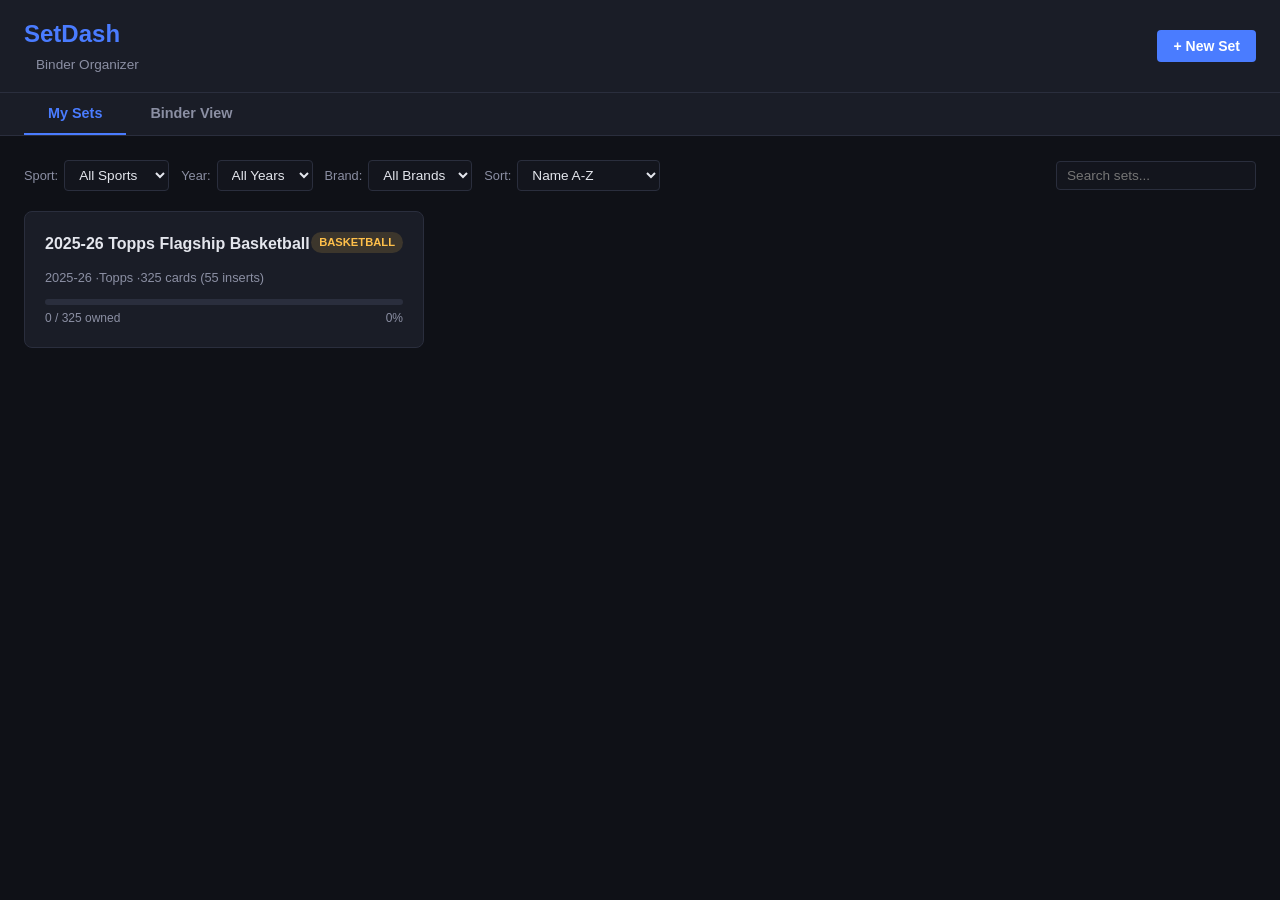
<file: index.html>
<!DOCTYPE html>
<html lang="en">
<head>
    <meta charset="UTF-8">
    <meta name="viewport" content="width=device-width, initial-scale=1.0">
    <title>SetDash - Sports Card Set Tracker</title>
    <link rel="stylesheet" href="styles.css">
    <link rel="manifest" href="manifest.json">
    <meta name="theme-color" content="#4a7cff">
    <meta name="apple-mobile-web-app-capable" content="yes">
    <meta name="apple-mobile-web-app-status-bar-style" content="black-translucent">
    <meta name="apple-mobile-web-app-title" content="SetDash">
    <link rel="apple-touch-icon" href="icons/icon-192.png">
    <link rel="icon" type="image/png" href="icons/icon-192.png">
</head>
<body>
    <header>
        <div class="header-left">
            <h1>SetDash</h1>
            <span class="tagline">Binder Organizer</span>
        </div>
        <div class="header-right">
            <button id="btn-install" class="btn btn-secondary hidden">Install App</button>
            <button id="btn-new-set" class="btn btn-primary">+ New Set</button>
        </div>
    </header>

    <nav class="tabs">
        <button class="tab active" data-tab="my-sets">My Sets</button>
        <button class="tab" data-tab="binder-view">Binder View</button>
    </nav>

    <!-- MY SETS TAB -->
    <main id="tab-my-sets" class="tab-content active">
        <div class="sets-toolbar">
            <div class="filter-group">
                <label>Sport:</label>
                <select id="filter-sport">
                    <option value="all">All Sports</option>
                    <option value="basketball">Basketball</option>
                    <option value="baseball">Baseball</option>
                    <option value="football">Football</option>
                    <option value="hockey">Hockey</option>
                    <option value="soccer">Soccer</option>
                </select>
            </div>
            <div class="filter-group">
                <label>Year:</label>
                <select id="filter-year">
                    <option value="all">All Years</option>
                </select>
            </div>
            <div class="filter-group">
                <label>Brand:</label>
                <select id="filter-brand">
                    <option value="all">All Brands</option>
                </select>
            </div>
            <div class="filter-group">
                <label>Sort:</label>
                <select id="sort-sets">
                    <option value="name-asc">Name A-Z</option>
                    <option value="name-desc">Name Z-A</option>
                    <option value="year-desc">Year (Newest)</option>
                    <option value="year-asc">Year (Oldest)</option>
                    <option value="progress-desc">Progress (Most)</option>
                    <option value="progress-asc">Progress (Least)</option>
                    <option value="sport">Sport</option>
                </select>
            </div>
            <div class="search-group">
                <input type="text" id="search-sets" placeholder="Search sets...">
            </div>
        </div>

        <div id="sets-grid" class="sets-grid">
            <!-- Set cards rendered here -->
        </div>
    </main>

    <!-- BINDER VIEW TAB -->
    <main id="tab-binder-view" class="tab-content">
        <div class="binder-toolbar">
            <div class="filter-group">
                <label>Set:</label>
                <select id="binder-set-select">
                    <option value="">-- Select a Set --</option>
                </select>
            </div>
            <div class="filter-group">
                <label>Subset:</label>
                <select id="binder-subset-select">
                    <option value="all">All (Base + Inserts)</option>
                    <option value="base">Base Only</option>
                </select>
            </div>
            <div class="filter-group">
                <label>Organize by:</label>
                <select id="binder-sort">
                    <option value="number">Card #</option>
                    <option value="last-name">Last Name</option>
                    <option value="team">Team</option>
                </select>
            </div>
            <div class="filter-group">
                <label>Show:</label>
                <select id="binder-show">
                    <option value="all">All Cards</option>
                    <option value="owned">Owned Only</option>
                    <option value="needed">Needed Only</option>
                </select>
            </div>
            <div class="binder-stats" id="binder-stats"></div>
        </div>

        <div id="binder-pages" class="binder-pages">
            <!-- 9x9 binder pages rendered here -->
        </div>
    </main>

    <!-- NEW SET MODAL -->
    <div id="modal-new-set" class="modal hidden">
        <div class="modal-overlay"></div>
        <div class="modal-content">
            <div class="modal-header">
                <h2>Create New Set</h2>
                <button class="modal-close">&times;</button>
            </div>
            <div class="modal-body">
                <div class="form-row">
                    <label>Set Name</label>
                    <input type="text" id="new-set-name" placeholder="e.g. 2025-26 Topps Flagship Basketball">
                </div>
                <div class="form-row two-col">
                    <div>
                        <label>Sport</label>
                        <select id="new-set-sport">
                            <option value="basketball">Basketball</option>
                            <option value="baseball">Baseball</option>
                            <option value="football">Football</option>
                            <option value="hockey">Hockey</option>
                            <option value="soccer">Soccer</option>
                        </select>
                    </div>
                    <div>
                        <label>Year</label>
                        <input type="text" id="new-set-year" placeholder="e.g. 2025-26">
                    </div>
                </div>
                <div class="form-row">
                    <label>Brand</label>
                    <input type="text" id="new-set-brand" placeholder="e.g. Topps">
                </div>
                <div class="form-row">
                    <label>Import from Excel, CSV, or Beckett Checklist</label>
                    <div class="csv-upload-area" id="csv-upload-area">
                        <input type="file" id="csv-file" accept=".csv,.txt,.xlsx,.xls" hidden>
                        <p>Drag & drop a file here or <button class="btn-link" id="btn-browse-csv">browse</button></p>
                        <span class="csv-filename" id="csv-filename"></span>
                    </div>
                </div>
                <div class="form-row">
                    <label>Or paste checklist / CSV data</label>
                    <textarea id="csv-paste" rows="6" placeholder="Paste a Beckett checklist or CSV data here...&#10;e.g. 1 Jayson Tatum Boston Celtics 2 Jaylen Brown Boston Celtics...&#10;or: Card #, Player, Team, Subset/Insert..."></textarea>
                </div>
                <div id="csv-preview" class="csv-preview hidden">
                    <h3>Preview (<span id="csv-count">0</span> cards)</h3>
                    <div class="csv-preview-table-wrap">
                        <table id="csv-preview-table">
                            <thead></thead>
                            <tbody></tbody>
                        </table>
                    </div>
                </div>
            </div>
            <div class="modal-footer">
                <button class="btn btn-secondary" id="btn-cancel-set">Cancel</button>
                <button class="btn btn-primary" id="btn-create-set">Create Set</button>
            </div>
        </div>
    </div>

    <!-- SET DETAIL MODAL -->
    <div id="modal-set-detail" class="modal hidden">
        <div class="modal-overlay"></div>
        <div class="modal-content modal-large">
            <div class="modal-header">
                <h2 id="detail-set-name"></h2>
                <button class="modal-close">&times;</button>
            </div>
            <div class="modal-body">
                <div class="detail-toolbar">
                    <div class="detail-stats" id="detail-stats"></div>
                    <div class="detail-actions">
                        <div class="filter-group">
                            <label>Subset:</label>
                            <select id="detail-subset-filter">
                                <option value="all">All</option>
                                <option value="base">Base Only</option>
                            </select>
                        </div>
                        <div class="filter-group">
                            <label>Show:</label>
                            <select id="detail-show-filter">
                                <option value="all">All</option>
                                <option value="owned">Owned</option>
                                <option value="needed">Needed</option>
                            </select>
                        </div>
                        <input type="text" id="detail-search" placeholder="Search cards...">
                        <button class="btn btn-small btn-secondary" id="btn-add-cards">+ Add Cards</button>
                        <button class="btn btn-small btn-secondary" id="btn-import-more">Import CSV</button>
                        <button class="btn btn-small btn-danger" id="btn-delete-set">Delete Set</button>
                    </div>
                </div>
                <div class="detail-progress-bar">
                    <div class="progress-fill" id="detail-progress-fill"></div>
                </div>
                <table class="card-table" id="detail-card-table">
                    <thead>
                        <tr>
                            <th class="col-check"><input type="checkbox" id="detail-select-all"></th>
                            <th class="col-num sortable" data-sort="number">Card #</th>
                            <th class="col-player sortable" data-sort="player">Player</th>
                            <th class="col-team sortable" data-sort="team">Team</th>
                            <th class="col-subset sortable" data-sort="subset">Subset</th>
                            <th class="col-owned">Owned</th>
                            <th class="col-picked-up">Picked Up</th>
                        </tr>
                    </thead>
                    <tbody id="detail-card-tbody"></tbody>
                </table>
            </div>
            <div class="modal-footer">
                <button class="btn btn-secondary" id="btn-binder-view-set">View in Binder</button>
                <button class="btn btn-primary" id="btn-close-detail">Close</button>
            </div>
        </div>
    </div>

    <!-- ADD CARDS MODAL -->
    <div id="modal-add-cards" class="modal hidden">
        <div class="modal-overlay"></div>
        <div class="modal-content">
            <div class="modal-header">
                <h2>Add Cards Manually</h2>
                <button class="modal-close">&times;</button>
            </div>
            <div class="modal-body">
                <div id="add-cards-rows">
                    <div class="add-card-row">
                        <input type="text" placeholder="Card #" class="add-num">
                        <input type="text" placeholder="Player Name" class="add-player">
                        <input type="text" placeholder="Team" class="add-team">
                        <input type="text" placeholder="Subset (optional)" class="add-subset">
                        <button class="btn-icon btn-remove-row" title="Remove">&times;</button>
                    </div>
                </div>
                <button class="btn btn-small btn-secondary" id="btn-add-another-row">+ Add Row</button>
            </div>
            <div class="modal-footer">
                <button class="btn btn-secondary modal-close">Cancel</button>
                <button class="btn btn-primary" id="btn-save-cards">Save Cards</button>
            </div>
        </div>
    </div>

    <script src="https://cdn.sheetjs.com/xlsx-0.20.3/package/dist/xlsx.full.min.js"></script>
    <script src="app.js"></script>
    <script>
        // Service Worker registration
        if ('serviceWorker' in navigator) {
            navigator.serviceWorker.register('./sw.js');
        }

        // PWA Install prompt
        let deferredPrompt;
        const installBtn = document.getElementById('btn-install');

        window.addEventListener('beforeinstallprompt', (e) => {
            e.preventDefault();
            deferredPrompt = e;
            installBtn.classList.remove('hidden');
        });

        installBtn.addEventListener('click', async () => {
            if (!deferredPrompt) return;
            deferredPrompt.prompt();
            const result = await deferredPrompt.userChoice;
            deferredPrompt = null;
            installBtn.classList.add('hidden');
        });

        window.addEventListener('appinstalled', () => {
            installBtn.classList.add('hidden');
            deferredPrompt = null;
        });
    </script>
</body>
</html>
</file>
<file: styles.css>
/* ===== UTILITIES ===== */
.hidden { display: none !important; }

/* ===== RESET & BASE ===== */
*, *::before, *::after {
    box-sizing: border-box;
    margin: 0;
    padding: 0;
}

:root {
    --bg: #0f1117;
    --bg-card: #1a1d27;
    --bg-card-hover: #222633;
    --bg-input: #13151d;
    --border: #2a2e3d;
    --border-light: #3a3f52;
    --text: #e4e6ed;
    --text-dim: #8b8fa3;
    --text-muted: #5c6078;
    --accent: #4a7cff;
    --accent-hover: #5d8bff;
    --accent-dim: rgba(74, 124, 255, 0.15);
    --green: #3dd68c;
    --green-dim: rgba(61, 214, 140, 0.15);
    --red: #ff5c5c;
    --red-dim: rgba(255, 92, 92, 0.15);
    --yellow: #ffc04a;
    --yellow-dim: rgba(255, 192, 74, 0.15);
    --radius: 8px;
    --radius-sm: 4px;
    --shadow: 0 2px 12px rgba(0,0,0,0.3);
}

body {
    font-family: -apple-system, BlinkMacSystemFont, 'Segoe UI', Roboto, sans-serif;
    background: var(--bg);
    color: var(--text);
    line-height: 1.5;
    min-height: 100vh;
}

/* ===== HEADER ===== */
header {
    display: flex;
    align-items: center;
    justify-content: space-between;
    padding: 16px 24px;
    border-bottom: 1px solid var(--border);
    background: var(--bg-card);
}

header h1 {
    font-size: 1.5rem;
    font-weight: 700;
    color: var(--accent);
}

.tagline {
    color: var(--text-dim);
    font-size: 0.85rem;
    margin-left: 12px;
}

/* ===== BUTTONS ===== */
.btn {
    padding: 8px 16px;
    border: none;
    border-radius: var(--radius-sm);
    font-size: 0.875rem;
    font-weight: 600;
    cursor: pointer;
    transition: background 0.15s, transform 0.1s;
}

.btn:active { transform: scale(0.97); }

.btn-primary {
    background: var(--accent);
    color: #fff;
}
.btn-primary:hover { background: var(--accent-hover); }

.btn-secondary {
    background: var(--border);
    color: var(--text);
}
.btn-secondary:hover { background: var(--border-light); }

.btn-danger {
    background: var(--red-dim);
    color: var(--red);
}
.btn-danger:hover { background: rgba(255,92,92,0.25); }

.btn-small { padding: 5px 10px; font-size: 0.8rem; }

.btn-link {
    background: none;
    border: none;
    color: var(--accent);
    cursor: pointer;
    text-decoration: underline;
    font-size: inherit;
}

.btn-icon {
    background: none;
    border: none;
    color: var(--text-dim);
    cursor: pointer;
    font-size: 1.2rem;
    padding: 2px 6px;
}
.btn-icon:hover { color: var(--red); }

/* ===== TABS ===== */
.tabs {
    display: flex;
    gap: 0;
    border-bottom: 1px solid var(--border);
    background: var(--bg-card);
    padding: 0 24px;
}

.tab {
    padding: 12px 24px;
    border: none;
    background: none;
    color: var(--text-dim);
    font-size: 0.9rem;
    font-weight: 600;
    cursor: pointer;
    border-bottom: 2px solid transparent;
    transition: all 0.15s;
}

.tab:hover { color: var(--text); }
.tab.active {
    color: var(--accent);
    border-bottom-color: var(--accent);
}

/* ===== TAB CONTENT ===== */
.tab-content {
    display: none;
    padding: 24px;
}
.tab-content.active { display: block; }

/* ===== TOOLBAR / FILTERS ===== */
.sets-toolbar, .binder-toolbar, .detail-toolbar {
    display: flex;
    flex-wrap: wrap;
    gap: 12px;
    align-items: center;
    margin-bottom: 20px;
}

.filter-group {
    display: flex;
    align-items: center;
    gap: 6px;
}

.filter-group label {
    font-size: 0.8rem;
    color: var(--text-dim);
    white-space: nowrap;
}

select, input[type="text"], textarea {
    background: var(--bg-input);
    border: 1px solid var(--border);
    border-radius: var(--radius-sm);
    color: var(--text);
    padding: 6px 10px;
    font-size: 0.85rem;
}

select:focus, input:focus, textarea:focus {
    outline: none;
    border-color: var(--accent);
}

textarea {
    width: 100%;
    font-family: monospace;
    resize: vertical;
}

.search-group {
    margin-left: auto;
}

.search-group input {
    width: 200px;
}

/* ===== SETS GRID ===== */
.sets-grid {
    display: grid;
    grid-template-columns: repeat(auto-fill, minmax(300px, 1fr));
    gap: 16px;
}

.set-card {
    background: var(--bg-card);
    border: 1px solid var(--border);
    border-radius: var(--radius);
    padding: 20px;
    cursor: pointer;
    transition: border-color 0.15s, transform 0.15s;
}

.set-card:hover {
    border-color: var(--accent);
    transform: translateY(-2px);
}

.set-card-header {
    display: flex;
    justify-content: space-between;
    align-items: flex-start;
    margin-bottom: 12px;
}

.set-card-name {
    font-size: 1rem;
    font-weight: 700;
}

.set-card-badge {
    font-size: 0.7rem;
    padding: 2px 8px;
    border-radius: 12px;
    font-weight: 600;
    text-transform: uppercase;
}

.badge-basketball { background: var(--yellow-dim); color: var(--yellow); }
.badge-baseball { background: var(--red-dim); color: var(--red); }
.badge-football { background: var(--green-dim); color: var(--green); }
.badge-hockey { background: var(--accent-dim); color: var(--accent); }
.badge-soccer { background: rgba(168,85,247,0.15); color: #a855f7; }

.set-card-meta {
    font-size: 0.8rem;
    color: var(--text-dim);
    margin-bottom: 12px;
}

.set-card-meta span + span::before {
    content: " \00b7 ";
}

.set-card-progress {
    margin-top: 8px;
}

.progress-bar {
    width: 100%;
    height: 6px;
    background: var(--border);
    border-radius: 3px;
    overflow: hidden;
}

.progress-fill {
    height: 100%;
    background: var(--accent);
    border-radius: 3px;
    transition: width 0.3s ease;
}

.progress-fill.complete { background: var(--green); }

.progress-text {
    display: flex;
    justify-content: space-between;
    font-size: 0.75rem;
    color: var(--text-dim);
    margin-top: 4px;
}

.empty-state {
    text-align: center;
    padding: 60px 20px;
    color: var(--text-muted);
}

.empty-state h3 {
    font-size: 1.2rem;
    margin-bottom: 8px;
    color: var(--text-dim);
}

/* ===== BINDER VIEW ===== */
.binder-stats {
    margin-left: auto;
    font-size: 0.85rem;
    color: var(--text-dim);
}

.binder-pages {
    display: flex;
    flex-direction: column;
    gap: 32px;
}

.binder-page {
    background: var(--bg-card);
    border: 1px solid var(--border);
    border-radius: var(--radius);
    padding: 16px;
}

.binder-page-header {
    display: flex;
    justify-content: space-between;
    align-items: center;
    margin-bottom: 12px;
    padding-bottom: 8px;
    border-bottom: 1px solid var(--border);
}

.binder-page-label {
    font-size: 0.85rem;
    font-weight: 600;
    color: var(--text-dim);
}

.binder-page-number {
    font-size: 0.75rem;
    color: var(--text-muted);
}

.binder-grid {
    display: grid;
    grid-template-columns: repeat(3, 1fr);
    grid-template-rows: repeat(3, 1fr);
    gap: 8px;
}

.binder-slot {
    aspect-ratio: 2.5 / 3.5;
    border: 1px dashed var(--border);
    border-radius: var(--radius-sm);
    display: flex;
    flex-direction: column;
    align-items: center;
    justify-content: center;
    font-size: 0.75rem;
    color: var(--text-muted);
    padding: 6px;
    text-align: center;
    transition: all 0.15s;
    cursor: pointer;
    position: relative;
    min-height: 120px;
}

.binder-slot.owned {
    border-style: solid;
    border-color: var(--green);
    background: var(--green-dim);
    color: var(--text);
}

.binder-slot.needed {
    border-style: dashed;
    border-color: var(--border-light);
    background: transparent;
    color: var(--text-dim);
}

.binder-slot.picked-up {
    border-style: solid;
    border-color: var(--yellow);
    background: var(--yellow-dim);
    color: var(--text);
}

.binder-slot .picked-up-badge {
    position: absolute;
    top: 4px;
    left: 4px;
    font-size: 0.5rem;
    background: var(--yellow);
    color: #000;
    padding: 1px 4px;
    border-radius: 3px;
    font-weight: 700;
    text-transform: uppercase;
}

.binder-slot:hover {
    border-color: var(--accent);
    background: var(--accent-dim);
}

.binder-slot .slot-number {
    font-weight: 700;
    font-size: 0.85rem;
    margin-bottom: 2px;
}

.binder-slot .slot-player {
    font-size: 0.7rem;
    line-height: 1.3;
}

.binder-slot .slot-team {
    font-size: 0.65rem;
    color: var(--text-dim);
    margin-top: 2px;
}

.binder-slot .slot-subset {
    font-size: 0.6rem;
    color: var(--accent);
    margin-top: 2px;
    font-style: italic;
}

.binder-slot .owned-check {
    position: absolute;
    top: 4px;
    right: 4px;
    width: 16px;
    height: 16px;
    background: var(--green);
    border-radius: 50%;
    display: flex;
    align-items: center;
    justify-content: center;
    font-size: 0.6rem;
    color: #fff;
    font-weight: 700;
}

.binder-slot.empty-slot {
    border-color: transparent;
    background: transparent;
    cursor: default;
}

.binder-slot.empty-slot:hover {
    border-color: transparent;
    background: transparent;
}

/* Section divider in binder */
.binder-section-header {
    background: var(--accent-dim);
    border: 1px solid var(--accent);
    border-radius: var(--radius);
    padding: 10px 16px;
    font-weight: 700;
    font-size: 0.9rem;
    color: var(--accent);
}

/* ===== MODALS ===== */
.modal {
    position: fixed;
    top: 0;
    left: 0;
    width: 100%;
    height: 100%;
    z-index: 1000;
    display: flex;
    align-items: center;
    justify-content: center;
}

.modal.hidden { display: none; }

.modal-overlay {
    position: absolute;
    top: 0;
    left: 0;
    width: 100%;
    height: 100%;
    background: rgba(0,0,0,0.6);
}

.modal-content {
    position: relative;
    background: var(--bg);
    border: 1px solid var(--border);
    border-radius: var(--radius);
    width: 90%;
    max-width: 600px;
    max-height: 85vh;
    overflow-y: auto;
    box-shadow: var(--shadow);
}

.modal-content.modal-large {
    max-width: 1000px;
}

.modal-header {
    display: flex;
    justify-content: space-between;
    align-items: center;
    padding: 16px 20px;
    border-bottom: 1px solid var(--border);
}

.modal-header h2 {
    font-size: 1.1rem;
}

.modal-close {
    background: none;
    border: none;
    color: var(--text-dim);
    font-size: 1.5rem;
    cursor: pointer;
    line-height: 1;
}
.modal-close:hover { color: var(--text); }

.modal-body {
    padding: 20px;
}

.modal-footer {
    display: flex;
    justify-content: flex-end;
    gap: 8px;
    padding: 16px 20px;
    border-top: 1px solid var(--border);
}

/* ===== FORMS ===== */
.form-row {
    margin-bottom: 16px;
}

.form-row > label {
    display: block;
    font-size: 0.8rem;
    font-weight: 600;
    color: var(--text-dim);
    margin-bottom: 6px;
}

.form-row input, .form-row select {
    width: 100%;
}

.two-col {
    display: grid;
    grid-template-columns: 1fr 1fr;
    gap: 12px;
}

.two-col > div > label {
    display: block;
    font-size: 0.8rem;
    font-weight: 600;
    color: var(--text-dim);
    margin-bottom: 6px;
}

.two-col > div > input,
.two-col > div > select {
    width: 100%;
}

/* CSV Upload */
.csv-upload-area {
    border: 2px dashed var(--border);
    border-radius: var(--radius);
    padding: 24px;
    text-align: center;
    color: var(--text-dim);
    transition: border-color 0.15s;
}

.csv-upload-area.dragover {
    border-color: var(--accent);
    background: var(--accent-dim);
}

.csv-filename {
    display: block;
    margin-top: 8px;
    font-size: 0.8rem;
    color: var(--green);
    font-weight: 600;
}

/* CSV Preview */
.csv-preview {
    margin-top: 16px;
    border: 1px solid var(--border);
    border-radius: var(--radius);
    padding: 12px;
}

.csv-preview h3 {
    font-size: 0.9rem;
    margin-bottom: 8px;
}

.csv-preview-table-wrap {
    max-height: 200px;
    overflow: auto;
}

.csv-preview table {
    width: 100%;
    border-collapse: collapse;
    font-size: 0.75rem;
}

.csv-preview th, .csv-preview td {
    padding: 4px 8px;
    border-bottom: 1px solid var(--border);
    text-align: left;
    white-space: nowrap;
}

.csv-preview th {
    color: var(--text-dim);
    font-weight: 600;
    position: sticky;
    top: 0;
    background: var(--bg);
}

/* ===== CARD TABLE ===== */
.card-table {
    width: 100%;
    border-collapse: collapse;
    font-size: 0.85rem;
}

.card-table th {
    padding: 8px 12px;
    border-bottom: 2px solid var(--border);
    text-align: left;
    font-weight: 600;
    color: var(--text-dim);
    font-size: 0.75rem;
    text-transform: uppercase;
    letter-spacing: 0.5px;
    user-select: none;
}

.card-table th.sortable {
    cursor: pointer;
}

.card-table th.sortable:hover {
    color: var(--accent);
}

.card-table th.sorted-asc::after { content: " \25B2"; font-size: 0.6rem; }
.card-table th.sorted-desc::after { content: " \25BC"; font-size: 0.6rem; }

.card-table td {
    padding: 6px 12px;
    border-bottom: 1px solid var(--border);
}

.card-table tr:hover td {
    background: var(--bg-card-hover);
}

.card-table .col-check { width: 40px; }
.card-table .col-num { width: 80px; }
.card-table .col-owned { width: 70px; text-align: center; }
.card-table .col-picked-up { width: 85px; text-align: center; }

.card-table input[type="checkbox"] {
    cursor: pointer;
    accent-color: var(--accent);
}

.card-table tr.owned-row td {
    background: var(--green-dim);
}

.card-table .subset-tag {
    font-size: 0.7rem;
    background: var(--accent-dim);
    color: var(--accent);
    padding: 1px 6px;
    border-radius: 8px;
}

.detail-progress-bar {
    width: 100%;
    height: 8px;
    background: var(--border);
    border-radius: 4px;
    overflow: hidden;
    margin-bottom: 16px;
}

.detail-progress-bar .progress-fill {
    height: 100%;
    background: var(--accent);
    border-radius: 4px;
    transition: width 0.3s ease;
}

.detail-stats {
    font-size: 0.85rem;
    color: var(--text-dim);
}

.detail-stats strong {
    color: var(--text);
}

/* ===== ADD CARDS FORM ===== */
.add-card-row {
    display: flex;
    gap: 8px;
    margin-bottom: 8px;
    align-items: center;
}

.add-card-row input {
    flex: 1;
}

.add-card-row .add-num { max-width: 80px; }
.add-card-row .add-subset { max-width: 140px; }

/* ===== SCROLLBAR ===== */
::-webkit-scrollbar {
    width: 8px;
    height: 8px;
}
::-webkit-scrollbar-track {
    background: var(--bg);
}
::-webkit-scrollbar-thumb {
    background: var(--border);
    border-radius: 4px;
}
::-webkit-scrollbar-thumb:hover {
    background: var(--border-light);
}

/* ===== RESPONSIVE ===== */
@media (max-width: 768px) {
    .sets-toolbar, .binder-toolbar {
        flex-direction: column;
        align-items: flex-start;
    }
    .search-group { margin-left: 0; }
    .search-group input { width: 100%; }
    .sets-grid {
        grid-template-columns: 1fr;
    }
    .binder-grid {
        gap: 4px;
    }
    .binder-slot {
        min-height: 80px;
        font-size: 0.65rem;
    }
    .modal-content.modal-large {
        max-width: 100%;
    }
    .detail-toolbar {
        flex-direction: column;
        align-items: flex-start;
    }
    .detail-actions {
        display: flex;
        flex-wrap: wrap;
        gap: 8px;
    }
}
</file>
